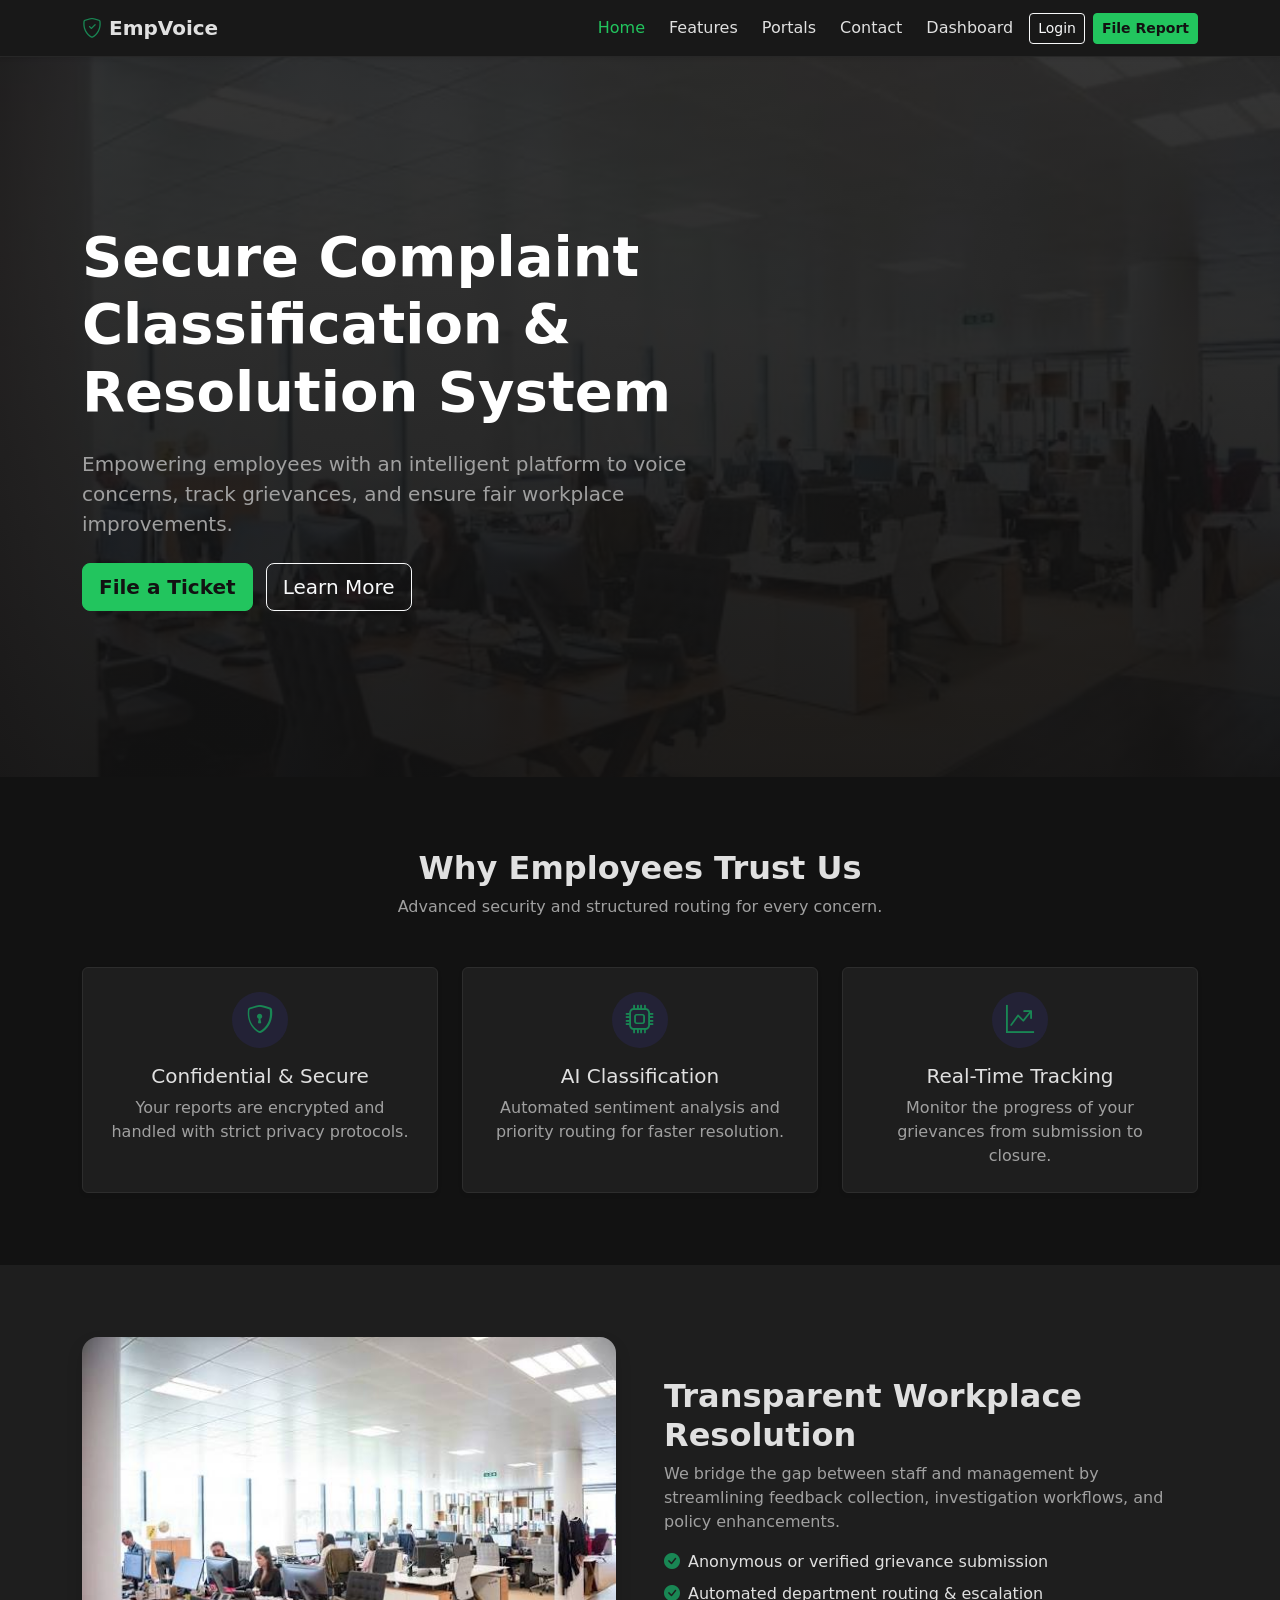
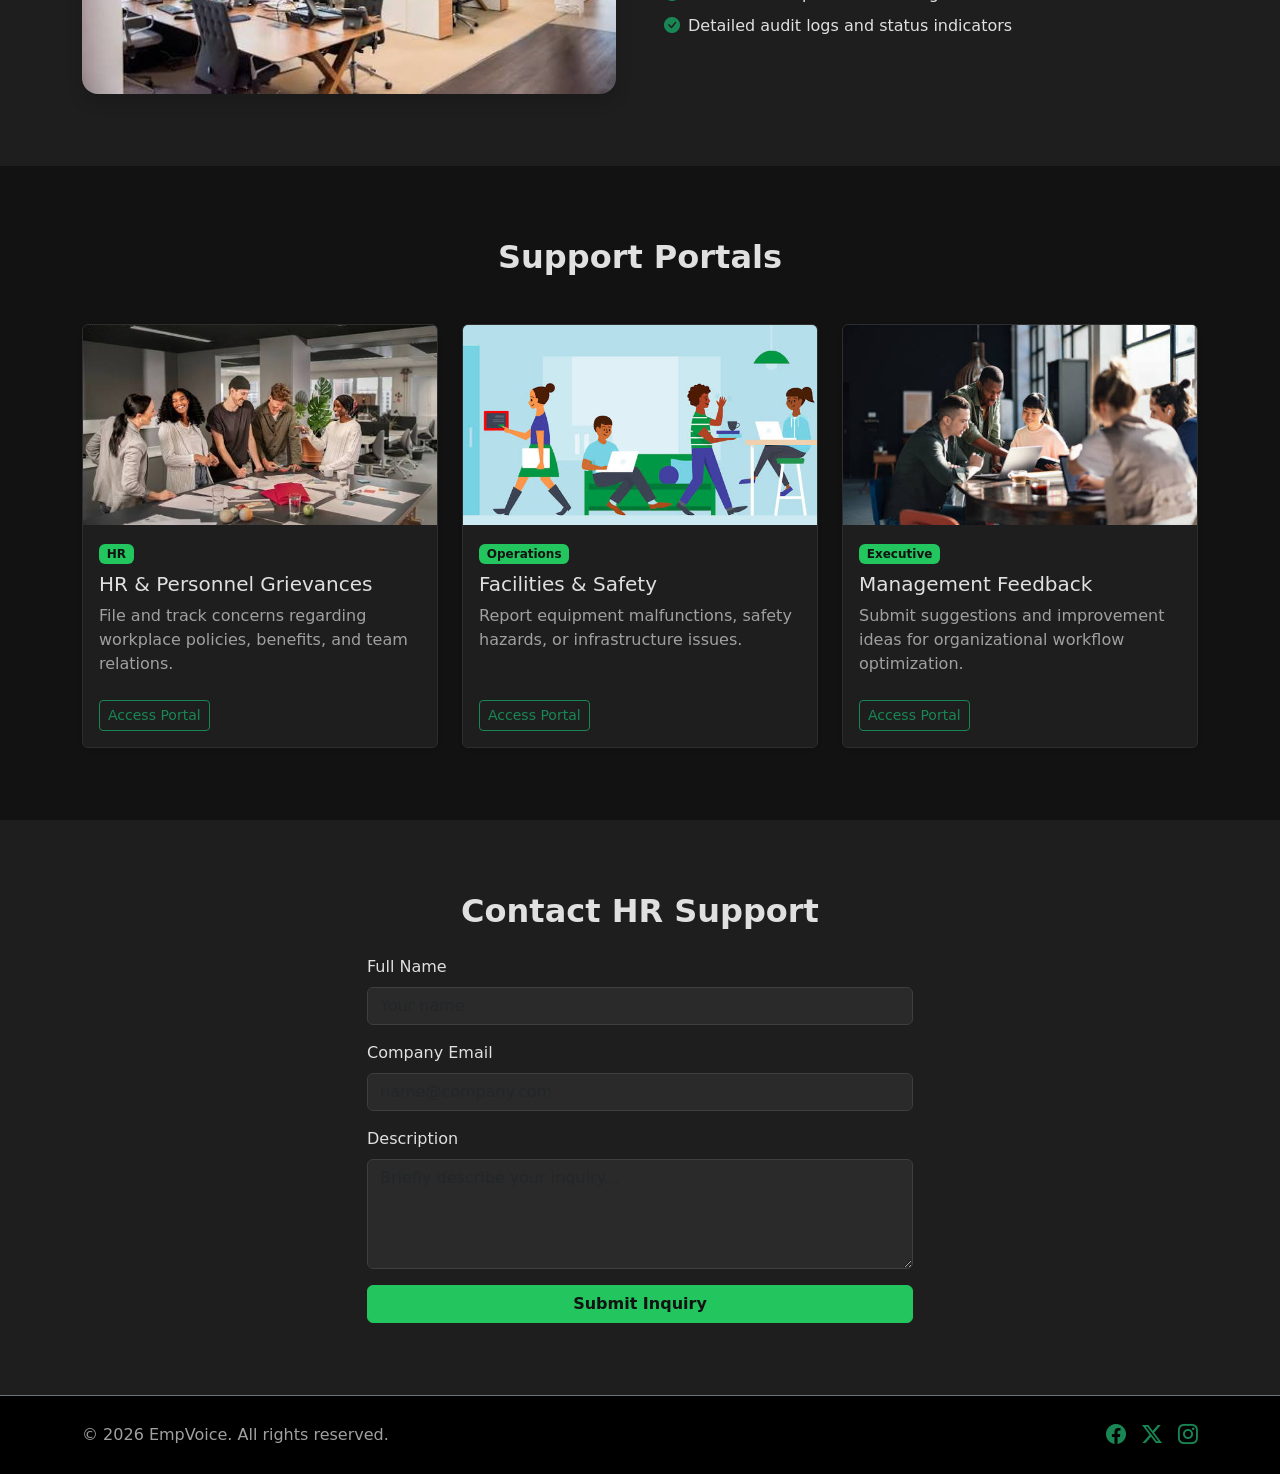
<file: index.html>
﻿<!DOCTYPE html>
<html lang="en">
<head>
  <meta charset="UTF-8">
  <meta name="viewport" content="width=device-width, initial-scale=1">
  <title>EmpVoice | Home</title>
  <link rel="icon" type="image/svg+xml" href="assets/images/favicon.svg">
  <link href="assets/css/bootstrap.min.css" rel="stylesheet">
  <link href="assets/css/bootstrap-icons.min.css" rel="stylesheet">
  <link href="assets/css/style.css" rel="stylesheet">
  <style>
    /* Custom Dark & Green Theme Overrides */
    body {
      background-color: #121212;
      color: #e0e0e0;
    }
    .navbar {
      background-color: #181818 !important;
      border-bottom: 1px solid #272727;
    }
    .navbar-brand, .navbar-nav .nav-link {
      color: #e0e0e0 !important;
    }
    .navbar-nav .nav-link.active, .navbar-nav .nav-link:hover {
      color: #22c55e !important;
    }
    .hero {
      background: linear-gradient(rgba(18, 18, 18, 0.85), rgba(18, 18, 18, 0.95)), url('assets/images/1.jpg') center/cover no-repeat;
      color: #ffffff;
    }
    .bg-white {
      background-color: #1e1e1e !important;
      color: #e0e0e0 !important;
    }
    .card {
      background-color: #1e1e1e !important;
      color: #e0e0e0 !important;
      border: 1px solid #2d2d2d !important;
    }
    .text-muted {
      color: #a0a0a0 !important;
    }
    .btn-brand, .bg-brand {
      background-color: #22c55e !important;
      border-color: #22c55e !important;
      color: #121212 !important;
      font-weight: 600;
    }
    .btn-brand:hover {
      background-color: #16a34a !important;
      border-color: #16a34a !important;
      color: #ffffff !important;
    }
    .form-control, .form-select {
      background-color: #2a2a2a;
      border-color: #3f3f3f;
      color: #ffffff;
    }
    .form-control:focus, .form-select:focus {
      background-color: #2a2a2a;
      border-color: #22c55e;
      color: #ffffff;
      box-shadow: 0 0 0 0.25rem rgba(34, 197, 94, 0.25);
    }
    .table {
      color: #e0e0e0;
    }
    .table-light {
      background-color: #252525 !important;
      color: #ffffff !important;
    }
  </style>
</head>
<body>

  <!-- Navbar -->
  <nav class="navbar navbar-expand-lg shadow-sm sticky-top">
    <div class="container">
      <a class="navbar-brand fw-bold" href="index.html"><i class="bi bi-shield-check text-success"></i> EmpVoice</a>
      <button class="navbar-toggler border-secondary" type="button" data-bs-toggle="collapse" data-bs-target="#mainNav" aria-controls="mainNav" aria-expanded="false" aria-label="Toggle navigation">
        <span class="navbar-toggler-icon"></span>
      </button>
      <div class="collapse navbar-collapse" id="mainNav">
        <ul class="navbar-nav ms-auto align-items-lg-center gap-lg-2">
          <li class="nav-item"><a class="nav-link active" href="index.html">Home</a></li>
          <li class="nav-item"><a class="nav-link" href="#features">Features</a></li>
          <li class="nav-item"><a class="nav-link" href="#courses">Portals</a></li>
          <li class="nav-item"><a class="nav-link" href="#contact">Contact</a></li>
          <li class="nav-item"><a class="nav-link" href="pages/dashboard.html">Dashboard</a></li>
          <li class="nav-item"><a class="btn btn-outline-light btn-sm" href="pages/login.html">Login</a></li>
          <li class="nav-item"><a class="btn btn-brand btn-sm" href="pages/signup.html">File Report</a></li>
        </ul>
      </div>
    </div>
  </nav>

  <!-- Hero -->
  <header class="hero py-5">
    <div class="container text-center text-lg-start py-5">
      <div class="row">
        <div class="col-lg-7">
          <h1 class="display-4 fw-bold">Secure Complaint Classification &amp; Resolution System</h1>
          <p class="lead my-4 text-muted">Empowering employees with an intelligent platform to voice concerns, track grievances, and ensure fair workplace improvements.</p>
          <a href="pages/signup.html" class="btn btn-brand btn-lg me-2">File a Ticket</a>
          <a href="#features" class="btn btn-outline-light btn-lg">Learn More</a>
        </div>
      </div>
    </div>
  </header>

  <!-- Features -->
  <section id="features" class="py-5">
    <div class="container py-4">
      <div class="text-center mb-5">
        <h2 class="fw-bold">Why Employees Trust Us</h2>
        <p class="text-muted">Advanced security and structured routing for every concern.</p>
      </div>
      <div class="row g-4">
        <div class="col-md-4">
          <div class="card h-100 shadow-sm card-hover text-center p-4">
            <span class="feature-icon mx-auto mb-3 fs-3 text-success"><i class="bi bi-shield-lock"></i></span>
            <h5>Confidential &amp; Secure</h5>
            <p class="text-muted mb-0">Your reports are encrypted and handled with strict privacy protocols.</p>
          </div>
        </div>
        <div class="col-md-4">
          <div class="card h-100 shadow-sm card-hover text-center p-4">
            <span class="feature-icon mx-auto mb-3 fs-3 text-success"><i class="bi bi-cpu"></i></span>
            <h5>AI Classification</h5>
            <p class="text-muted mb-0">Automated sentiment analysis and priority routing for faster resolution.</p>
          </div>
        </div>
        <div class="col-md-4">
          <div class="card h-100 shadow-sm card-hover text-center p-4">
            <span class="feature-icon mx-auto mb-3 fs-3 text-success"><i class="bi bi-graph-up-arrow"></i></span>
            <h5>Real-Time Tracking</h5>
            <p class="text-muted mb-0">Monitor the progress of your grievances from submission to closure.</p>
          </div>
        </div>
      </div>
    </div>
  </section>

  <!-- About -->
  <section class="py-5 bg-white">
    <div class="container py-4">
      <div class="row align-items-center g-5">
        <div class="col-lg-6">
          <img src="assets/images/1.jpg" class="img-fluid rounded-4 shadow" alt="Employees collaborating">
        </div>
        <div class="col-lg-6">
          <h2 class="fw-bold">Transparent Workplace Resolution</h2>
          <p class="text-muted">We bridge the gap between staff and management by streamlining feedback collection, investigation workflows, and policy enhancements.</p>
          <ul class="list-unstyled">
            <li class="mb-2"><i class="bi bi-check-circle-fill text-success me-2"></i>Anonymous or verified grievance submission</li>
            <li class="mb-2"><i class="bi bi-check-circle-fill text-success me-2"></i>Automated department routing &amp; escalation</li>
            <li class="mb-2"><i class="bi bi-check-circle-fill text-success me-2"></i>Detailed audit logs and status indicators</li>
          </ul>
        </div>
      </div>
    </div>
  </section>

  <!-- Portals / Courses -->
  <section id="courses" class="py-5">
    <div class="container py-4">
      <div class="text-center mb-5">
        <h2 class="fw-bold">Support Portals</h2>
      </div>
      <div class="row g-4">
        <div class="col-md-6 col-lg-4">
          <div class="card h-100 shadow-sm card-hover">
            <img src="assets/images/2.jpg" class="card-img-top" alt="HR Support">
            <div class="card-body">
              <span class="badge bg-brand mb-2">HR</span>
              <h5 class="card-title">HR &amp; Personnel Grievances</h5>
              <p class="card-text text-muted">File and track concerns regarding workplace policies, benefits, and team relations.</p>
            </div>
            <div class="card-footer bg-transparent border-0 pb-3"><a href="#" class="btn btn-outline-success btn-sm">Access Portal</a></div>
          </div>
        </div>
        <div class="col-md-6 col-lg-4">
          <div class="card h-100 shadow-sm card-hover">
            <img src="assets/images/3.jpg" class="card-img-top" alt="Facilities">
            <div class="card-body">
              <span class="badge bg-brand mb-2">Operations</span>
              <h5 class="card-title">Facilities &amp; Safety</h5>
              <p class="card-text text-muted">Report equipment malfunctions, safety hazards, or infrastructure issues.</p>
            </div>
            <div class="card-footer bg-transparent border-0 pb-3"><a href="#" class="btn btn-outline-success btn-sm">Access Portal</a></div>
          </div>
        </div>
        <div class="col-md-6 col-lg-4">
          <div class="card h-100 shadow-sm card-hover">
            <img src="assets/images/4.jpg" class="card-img-top" alt="Management">
            <div class="card-body">
              <span class="badge bg-brand mb-2">Executive</span>
              <h5 class="card-title">Management Feedback</h5>
              <p class="card-text text-muted">Submit suggestions and improvement ideas for organizational workflow optimization.</p>
            </div>
            <div class="card-footer bg-transparent border-0 pb-3"><a href="#" class="btn btn-outline-success btn-sm">Access Portal</a></div>
          </div>
        </div>
      </div>
    </div>
  </section>

  <!-- Contact -->
  <section id="contact" class="py-5 bg-white">
    <div class="container py-4">
      <div class="row justify-content-center">
        <div class="col-lg-6">
          <h2 class="fw-bold text-center mb-4">Contact HR Support</h2>
          <form>
            <div class="mb-3"><label class="form-label" for="cname">Full Name</label><input type="text" id="cname" class="form-control" placeholder="Your name"></div>
            <div class="mb-3"><label class="form-label" for="cemail">Company Email</label><input type="email" id="cemail" class="form-control" placeholder="name@company.com"></div>
            <div class="mb-3"><label class="form-label" for="cmsg">Description</label><textarea id="cmsg" class="form-control" rows="4" placeholder="Briefly describe your inquiry..."></textarea></div>
            <button type="button" class="btn btn-brand w-100">Submit Inquiry</button>
          </form>
        </div>
      </div>
    </div>
  </section>

  <!-- Footer -->
  <footer class="bg-black text-light py-4 border-top border-secondary">
    <div class="container d-flex flex-column flex-md-row justify-content-between align-items-center gap-2">
      <span class="text-muted">&copy; 2026 EmpVoice. All rights reserved.</span>
      <div class="d-flex gap-3 fs-5">
        <a href="#" class="text-success" aria-label="Facebook"><i class="bi bi-facebook"></i></a>
        <a href="#" class="text-success" aria-label="Twitter"><i class="bi bi-twitter-x"></i></a>
        <a href="#" class="text-success" aria-label="Instagram"><i class="bi bi-instagram"></i></a>
      </div>
    </div>
  </footer>

  <script src="assets/js/bootstrap.bundle.min.js"></script>
</body>
</html>
</file>
<file: assets/css/style.css>
/* Custom styles on top of Bootstrap */
:root {
  --brand: #4f46e5;
  --brand-dark: #3730a3;
}

body { background-color: #f8f9fc; }

.btn-brand { background: var(--brand); border-color: var(--brand); color: #fff; }
.btn-brand:hover { background: var(--brand-dark); border-color: var(--brand-dark); color: #fff; }
.text-brand { color: var(--brand); }
.bg-brand { background: var(--brand); }

.navbar-brand i { color: var(--brand); }

/* Hero */
.hero {
  min-height: 80vh;
  background: linear-gradient(rgba(30, 27, 75, .75), rgba(30, 27, 75, .75)),
    url("../images/hero.jpg") center/cover no-repeat;
  color: #fff;
  display: flex;
  align-items: center;
}

/* Cards */
.feature-icon {
  width: 56px; height: 56px;
  display: inline-flex; align-items: center; justify-content: center;
  border-radius: 50%;
  background: rgba(79, 70, 229, .12);
  color: var(--brand);
  font-size: 1.5rem;
}
.card-hover { transition: transform .2s, box-shadow .2s; }
.card-hover:hover { transform: translateY(-6px); box-shadow: 0 .75rem 1.5rem rgba(0, 0, 0, .12); }
.card-img-top { height: 200px; object-fit: cover; }

/* Auth pages */
.auth-wrapper { min-height: 100vh; }
.auth-image {
  background-size: cover;
  background-position: center;
  min-height: 250px;
}
.auth-image.login { background-image: linear-gradient(rgba(30,27,75,.55), rgba(30,27,75,.55)), url("../images/login.jpg"); }
.auth-image.signup { background-image: linear-gradient(rgba(30,27,75,.55), rgba(30,27,75,.55)), url("../images/signup.jpg"); }

/* Dashboard */
.sidebar { min-height: 100vh; background: #1e1b4b; }
.sidebar .nav-link { color: #c7d2fe; border-radius: .5rem; }
.sidebar .nav-link:hover,
.sidebar .nav-link.active { background: rgba(255, 255, 255, .12); color: #fff; }
.stat-card i { font-size: 2rem; }

footer a { text-decoration: none; }
</file>
